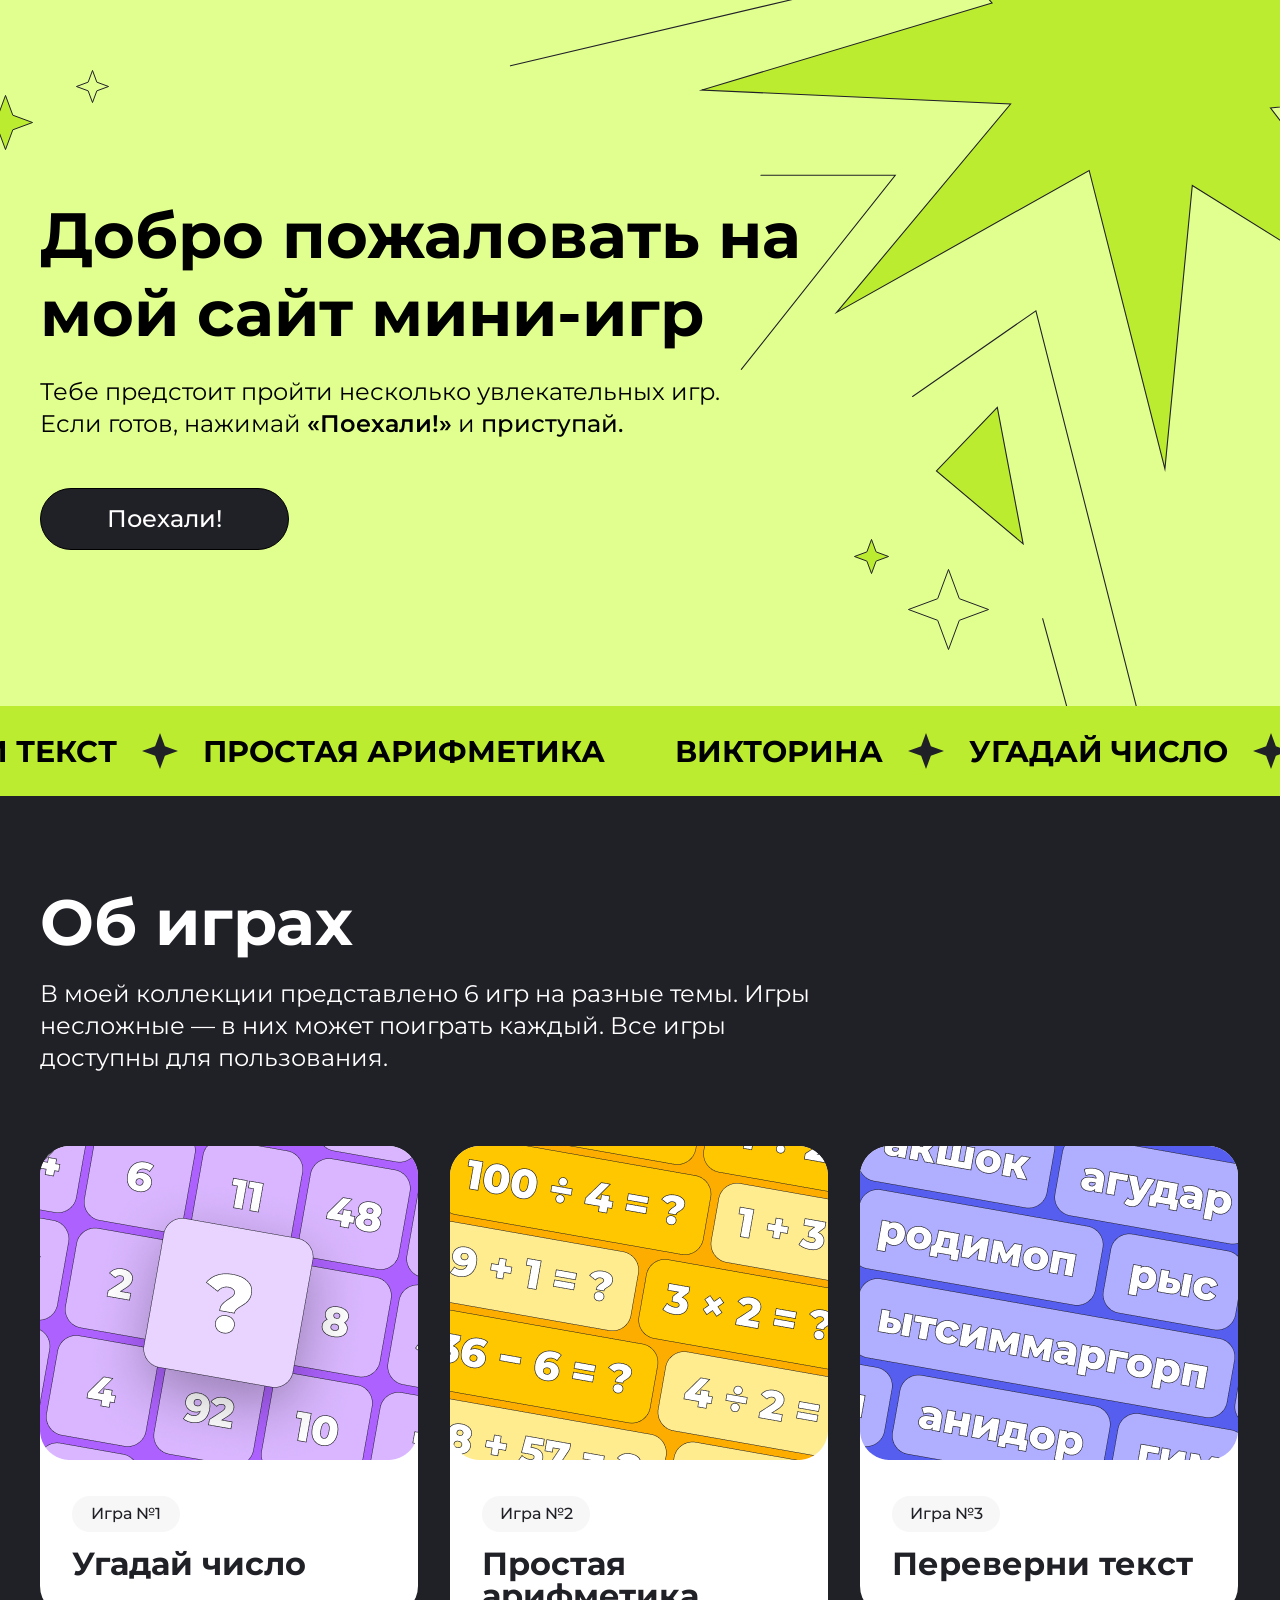
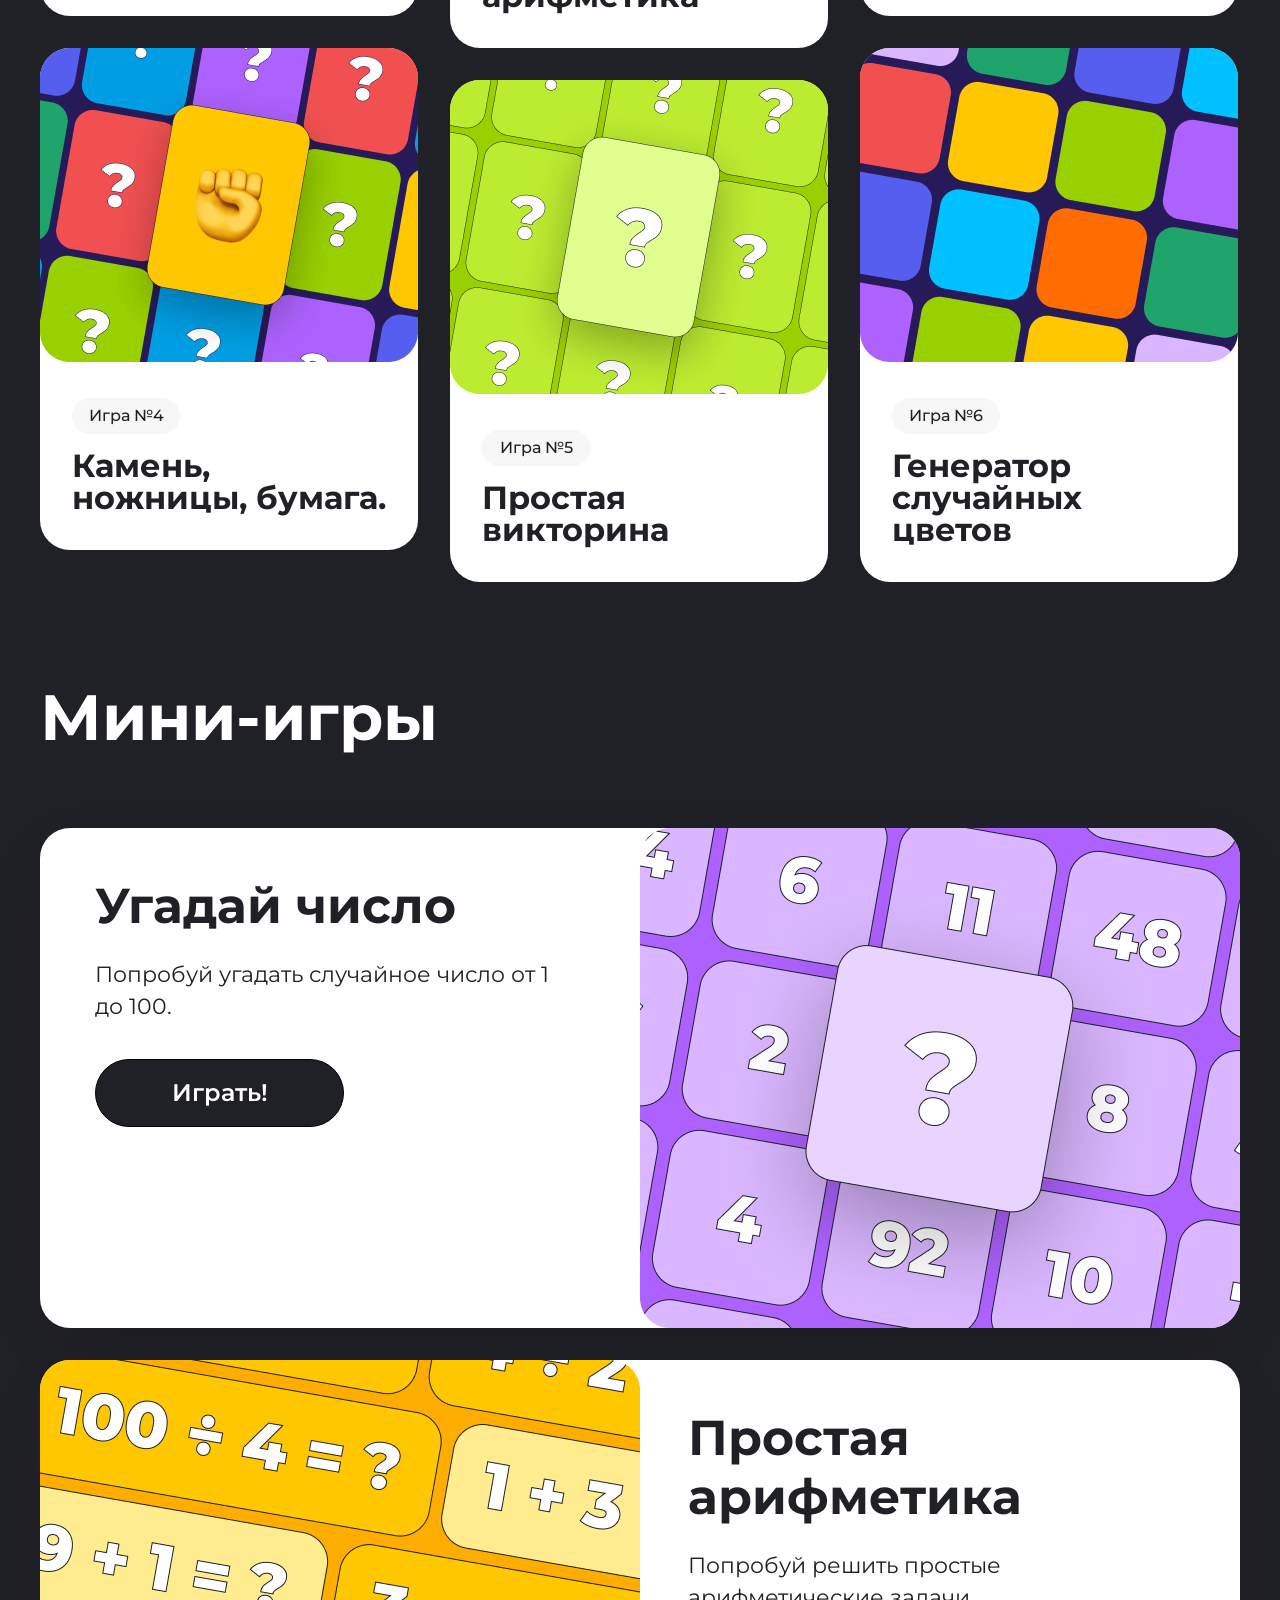
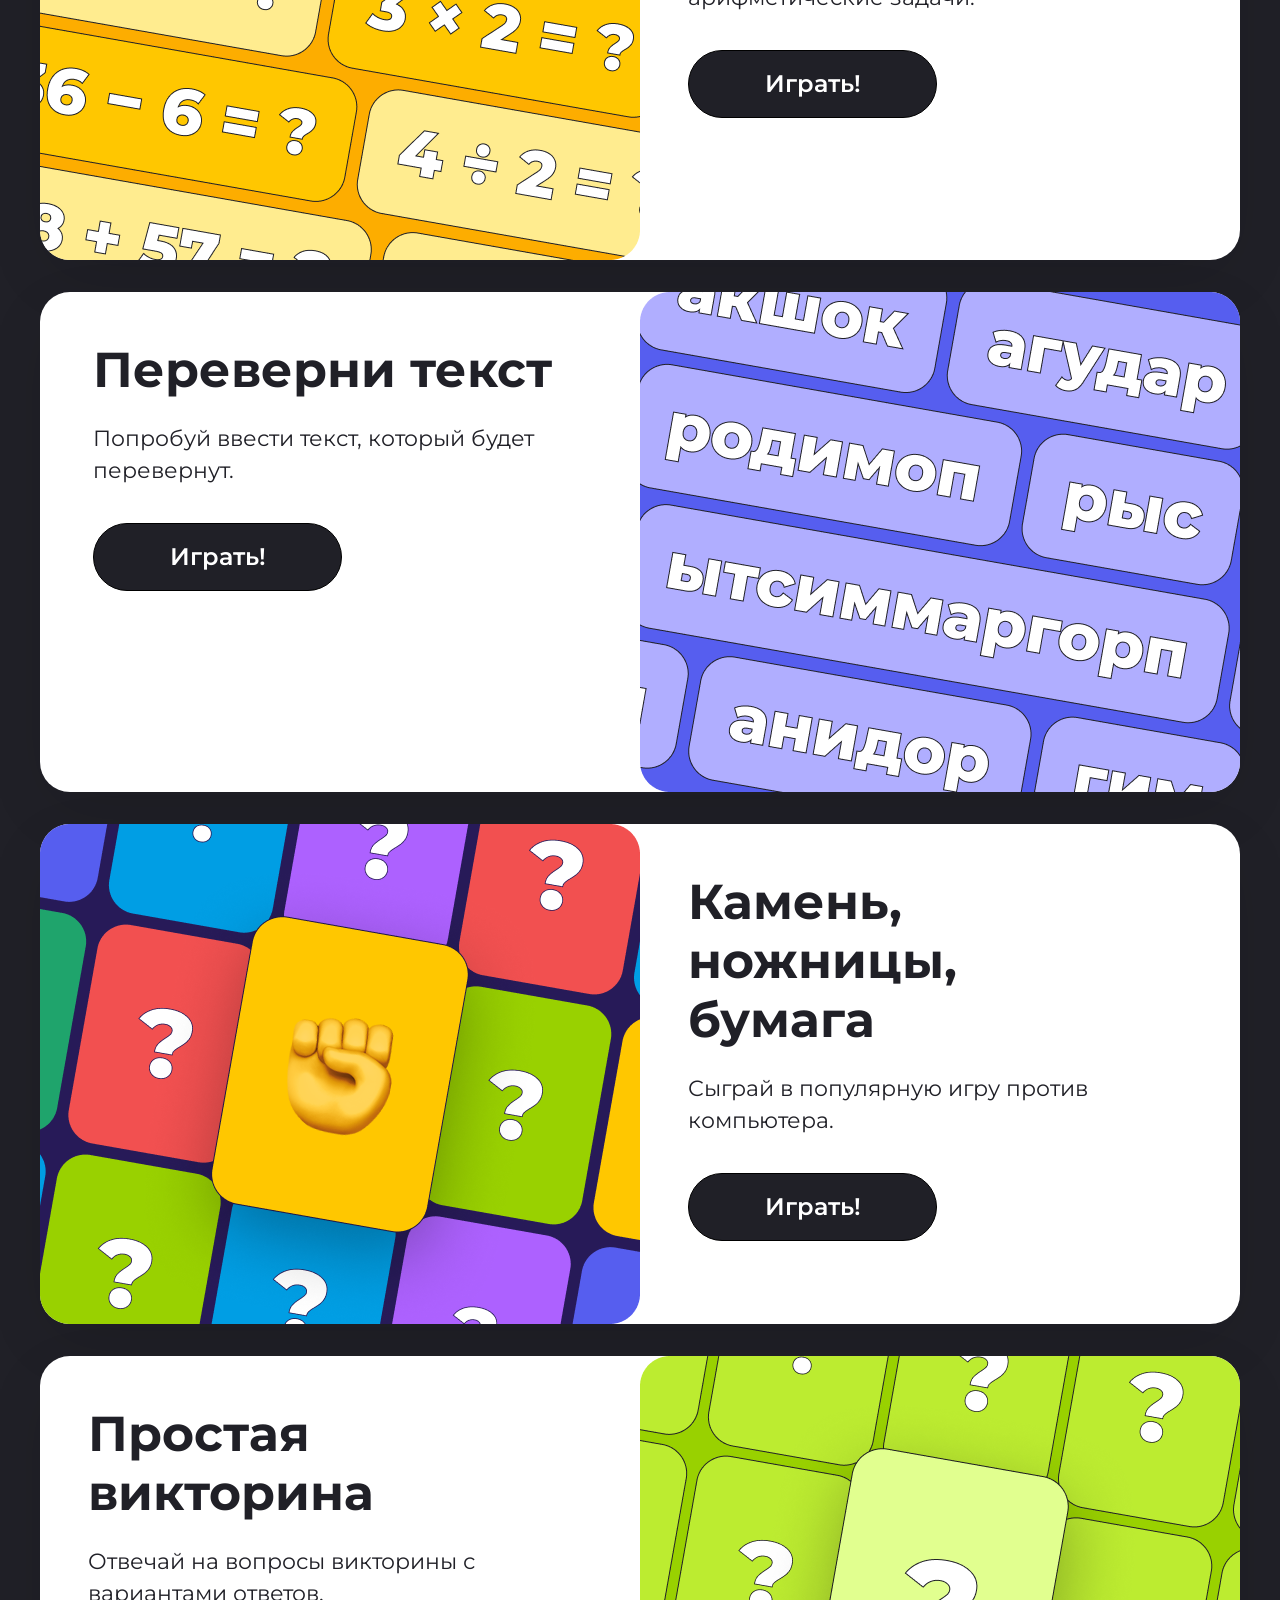
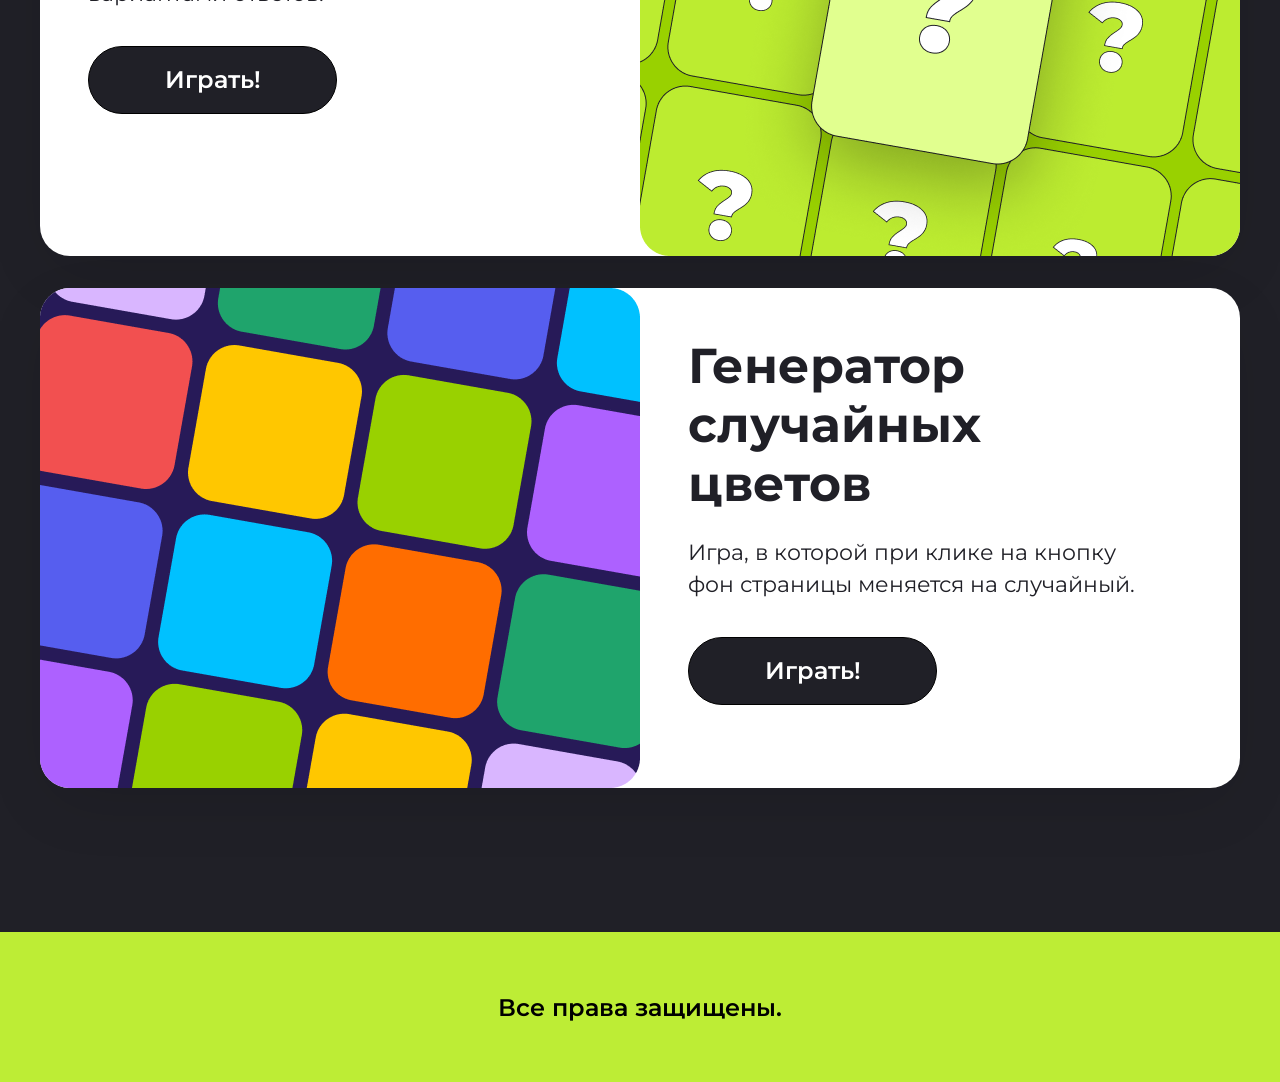
<file: index.html>
<!DOCTYPE html>
<html lang="en">

<head>
    <meta charset="UTF-8">
    <meta name="viewport" content="width=device-width, initial-scale=1.0">
    <link rel="preconnect" href="https://fonts.googleapis.com">
    <link rel="preconnect" href="https://fonts.gstatic.com" crossorigin>
    <link href="https://fonts.googleapis.com/css2?family=Montserrat:ital,wght@0,100..900;1,100..900&display=swap"
        rel="stylesheet">
    <link rel="stylesheet" href="style.css">
    <title>mini-games</title>
</head>

<body>
    <div class="top center">
        <img class="top__images-group" src="images/Star group.svg" alt="star">
        <div class="top__header">
            <img class="top__images-vector" src="images/Star V.svg" alt="star">
            <img class="top__images-2" src="images/Star 2.svg" alt="star">
            <img class="top__images-3" src="images/Star 3.svg" alt="star">
            <img class="top__images-4" src="images/Star 4.svg" alt="star">
            <img class="top__images-5" src="images/Star 5.svg" alt="star">

            <div class="top__text">
                <h1 class="top__title">Добро пожаловать на мой сайт мини-игр</h1>
                <p class="top__paragraph">Тебе предстоит пройти несколько увлекательных игр. Если готов, нажимай <span
                        class="top__word-1">«Поехали!»</span>
                    и <span class="top__word-2">приступай.</span></p>
            </div>
            <div class="top__href">
                <a href="#top-games" class="top__button">
                    Поехали!
                </a>
            </div>
        </div>
    </div>
    <div class="running-line">
        <div class="running-line__wrapper">
            <div class="running-line__content">
                <p class="running-line__text">ВИКТОРИНА </p>
                <img class="running-line__img" src="images/Little-star.svg" alt="star">
                <p class="running-line__text">УГАДАЙ ЧИСЛО</p>
                <img class="running-line__img" src="images/Little-star.svg" alt="star">
                <p class="running-line__text">ПЕРЕВЕРНИ ТЕКСТ</p>
                <img class="running-line__img" src="images/Little-star.svg" alt="star">
                <p class="running-line__text">Простая арифметика</p>
            </div>
            <div class="running-line__content">
                <p class="running-line__text">ВИКТОРИНА </p>
                <img class="running-line__img" src="images/Little-star.svg" alt="star">
                <p class="running-line__text">УГАДАЙ ЧИСЛО</p>
                <img class="running-line__img" src="images/Little-star.svg" alt="star">
                <p class="running-line__text">ПЕРЕВЕРНИ ТЕКСТ</p>
                <img class="running-line__img" src="images/Little-star.svg" alt="star">
                <p class="running-line__text">Простая арифметика</p>
            </div>
        </div>
    </div>

    <div id="top-games" class="top-games center">
        <div class="top-games__info">
            <h1 class="top-games__title">Об играх</h1>
            <p class="top-games__paragraph">В моей коллекции представлено 6 игр на разные темы. Игры несложные — в них
                может
                поиграть каждый.
                Все игры доступны для пользования.</p>
        </div>
        <div class="top-games__cards">

            <div class="top-games__card-1">
                <a class="top-games__href" href="#mg-1">
                    <img class="top-games__img" src="images/Card-1.png" alt="card">
                    <div class="card-info">
                        <p class="top-games__number">Игра №1</p>
                        <p class="top-games__name">Угадай число</p>
                    </div>
                </a>
            </div>

            <div class="top-games__card-1 top-games__card-1-big">
                <a class="top-games__href" href="#mg-2">
                    <img class="top-games__img" src="images/Card-2.png" alt="card">
                    <div class="card-info">
                        <p class="top-games__number">Игра №2</p>
                        <p class="top-games__name">Простая арифметика</p>
                    </div>
                </a>
            </div>

            <div class="top-games__card-1">
                <a class="top-games__href" href="#mg-3">
                    <img class="top-games__img" src="images/Card-3.png" alt="card">
                    <div class="card-info">
                        <p class="top-games__number">Игра №3</p>
                        <p class="top-games__name">Переверни текст</p>
                    </div>
                </a>
            </div>

            <div class="top-games__card-1">
                <a class="top-games__href" href="#mg-4">
                    <img class="top-games__img" src="images/Card-4.png" alt="card">
                    <div class="card-info">
                        <p class="top-games__number">Игра №4</p>
                        <p class="top-games__name">Камень, ножницы, бумага.</p>
                    </div>
                </a>
            </div>

            <div class="top-games__card-1 top-games__card-1-min">
                <a class="top-games__href" href="#mg-5">
                    <img class="top-games__img" src="images/Card-5.png" alt="card">
                    <div class="card-info">
                        <p class="top-games__number">Игра №5</p>
                        <p class="top-games__name">Простая викторина</p>
                    </div>
                </a>
            </div>

            <div class="top-games__card-1">
                <a class="top-games__href" href="#mg-6">
                    <img class="top-games__img" src="images/Card-6.png" alt="card">
                    <div class="card-info">
                        <p class="top-games__number">Игра №6</p>
                        <p class="top-games__name">Генератор случайных цветов</p>
                    </div>
                </a>
            </div>

        </div>
    </div>

    <div id="mini-games" class="mini-games center">
        <div class="mini-games__main">
            <div class="mini-games__info">
                <h1 class="mini-games__title">
                    Мини-игры
                </h1>
            </div>
            <div class="mini-games__cards-main">
                <div id="mg-1" class="mini-games__card mini-games__card-rev">
                    <a href="" class="mini-games__href">
                        <img class="mini-games__img" src="images/mg-card1.png" alt="card">
                        <div class="mini-games__card-info">
                            <h2 class="mini-games__card-title">Угадай число</h2>
                            <p class="mini-games__card-text">Попробуй угадать случайное число от 1 до 100.</p>
                            <div class="mini-games__card-button">
                                <a class="mini-games__card-href" href="guessNum.html">
                                    Играть!
                                </a>
                            </div>
                        </div>
                    </a>
                </div>

                <div class="mini-games__card">
                    <a href="" class="mini-games__href">
                        <img class="mini-games__img" src="images/mg-card2.png" alt="card">
                        <div id="mg-2" class="mini-games__card-info">
                            <h3 class="mini-games__card-title">Простая арифметика</h3>
                            <p class="mini-games__card-text">Попробуй решить простые арифметические задачи.</p>
                            <div class="mini-games__card-button">
                                <a class="mini-games__card-href" href="arithmetic.html">
                                    Играть!
                                </a>
                            </div>
                        </div>
                    </a>
                </div>

                <div class="mini-games__card mini-games__card-rev">
                    <a href="" class="mini-games__href">
                        <img class="mini-games__img" src="images/mg-card3.png" alt="card">
                        <div id="mg-3" class="mini-games__card-info">
                            <h2 class="mini-games__card-title">Переверни текст</h2>
                            <p class="mini-games__card-text">Попробуй ввести текст, который будет перевернут.</p>
                            <div class="mini-games__card-button">
                                <a class="mini-games__card-href" href="rotatetext.html">
                                    Играть!
                                </a>
                            </div>
                        </div>
                    </a>
                </div>

                <div class="mini-games__card">
                    <a href="" class="mini-games__href">
                        <img class="mini-games__img" src="images/mg-card4.png" alt="card">
                        <div id="mg-4" class="mini-games__card-info">
                            <h2 class="mini-games__card-title">Камень, ножницы, бумага</h2>
                            <p class="mini-games__card-text">Сыграй в популярную игру против компьютера.</p>
                            <div class="mini-games__card-button">
                                <a class="mini-games__card-href" href="rock-paper.html">
                                    Играть!
                                </a>
                            </div>
                        </div>
                    </a>
                </div>

                <div class="mini-games__card mini-games__card-rev">
                    <a href="" class="mini-games__href">
                        <img class="mini-games__img" src="images/mg-card5.png" alt="card">
                        <div id="mg-5" class="mini-games__card-info">
                            <h2 class="mini-games__card-title">Простая викторина</h2>
                            <p class="mini-games__card-text">Отвечай на вопросы викторины с вариантами ответов.</p>
                            <div class="mini-games__card-button">
                                <a class="mini-games__card-href" href="quiz.html">
                                    Играть!
                                </a>
                            </div>
                        </div>
                    </a>
                </div>

                <div class="mini-games__card">
                    <a href="" class="mini-games__href">
                        <img class="mini-games__img" src="images/mg-card6.png" alt="card">
                        <div id="mg-6" class="mini-games__card-info">
                            <h2 class="mini-games__card-title">Генератор случайных цветов</h2>
                            <p class="mini-games__card-text">Игра, в которой при клике на кнопку фон страницы меняется
                                на
                                случайный.</p>
                            <div class="mini-games__card-button">
                                <a class="mini-games__card-href" href="#">
                                    Играть!
                                </a>
                            </div>
                        </div>
                    </a>
                </div>
            </div>
        </div>
    </div>
    <footer class="footer">
        <p class="footer__par">Все права защищены.</p>
    </footer>
    <script src="hw-4.js"></script>
</body>

</html>
</file>
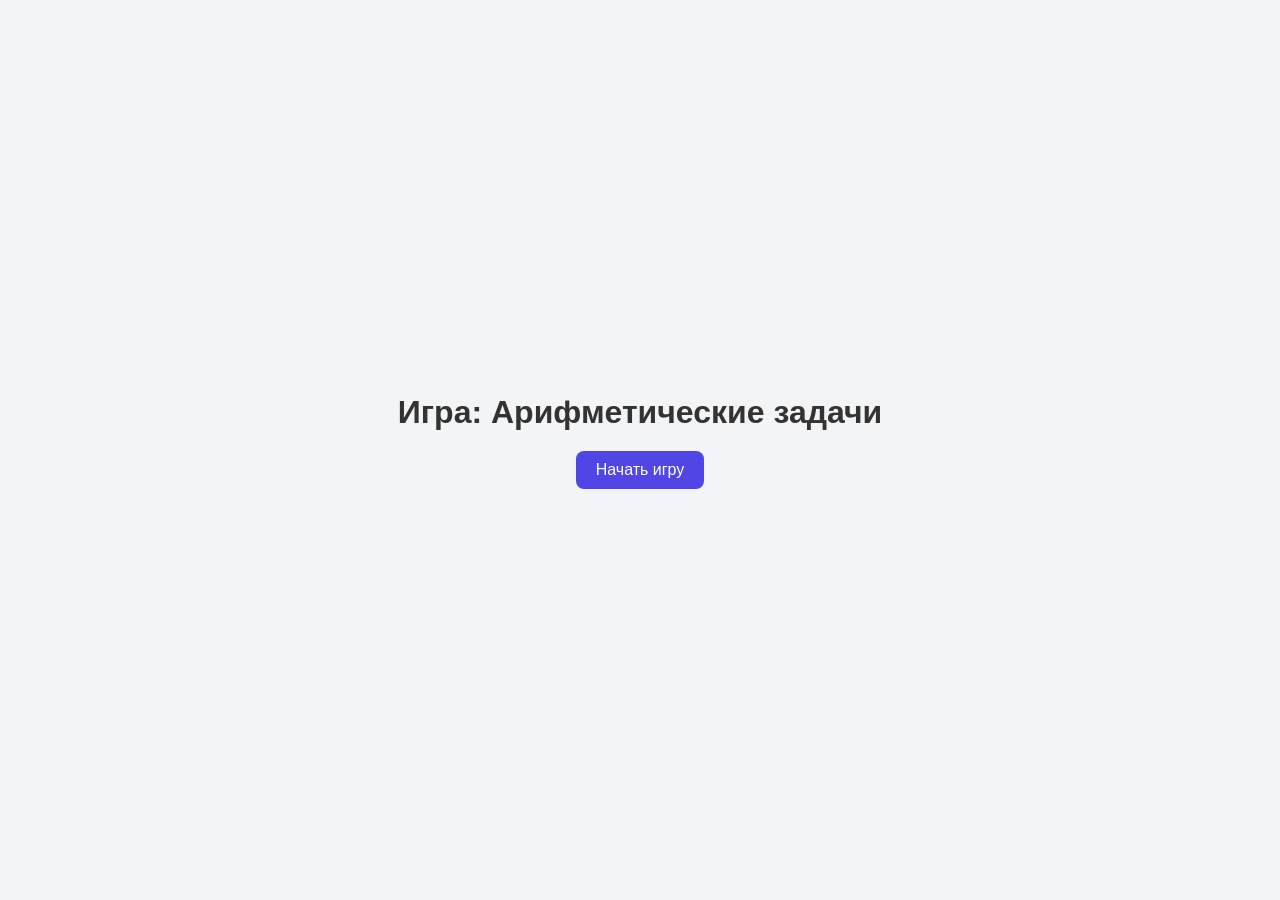
<file: arithmetic.html>
<!DOCTYPE html>
<html lang="ru">

<head>
    <meta charset="UTF-8" />
    <meta name="viewport" content="width=device-width, initial-scale=1.0" />
    <title>Арифметическая игра</title>
    <link rel="stylesheet" href="ar-style.css">
</head>

<body>

    <h1>Игра: Арифметические задачи</h1>
    <button id="startBtn">Начать игру</button>
    <p id="result"></p>

    <script src="ar-script.js"></script>
</body>

</html>
</file>
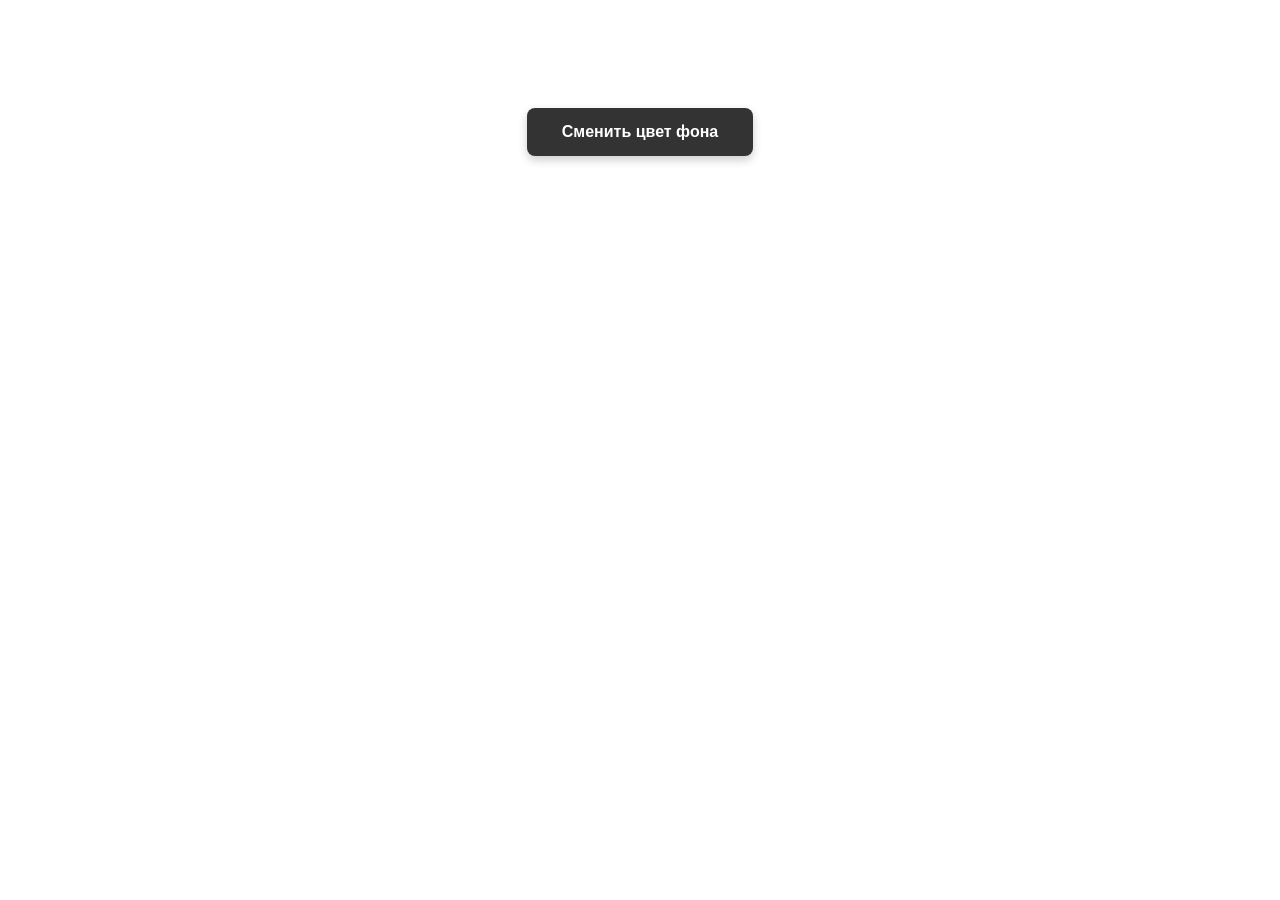
<file: ColorGen.html>
<!DOCTYPE html>
<html lang="ru">

<head>
    <meta charset="UTF-8">
    <title>Генератор случайных цветов</title>
    <style>
        body {
            font-family: Arial, sans-serif;
            text-align: center;
            padding-top: 100px;
            transition: background-color 0.3s;
        }

        button {
            padding: 15px 30px;
            font-size: 16px;
            cursor: pointer;
        }
    body {
        font-family: Arial, sans-serif;
        text-align: center;
        padding-top: 100px;
        transition: background-color 0.3s;
    }

    button {
        padding: 15px 35px;
        font-size: 16px;
        font-weight: bold;
        color: #ffffff;
        background-color: #333333;
        border: none;
        border-radius: 8px;
        cursor: pointer;
        box-shadow: 0 4px 10px rgba(0, 0, 0, 0.2);
        transition: background-color 0.3s, transform 0.2s, box-shadow 0.2s;
    }

    button:hover {
        background-color: #555555;
        transform: translateY(-2px);
        box-shadow: 0 6px 14px rgba(0, 0, 0, 0.3);
    }

    button:active {
        transform: translateY(0);
        box-shadow: 0 3px 8px rgba(0, 0, 0, 0.2);
    }
    </style>
</head>

<body>

    <button id="changeColorButton">Сменить цвет фона</button>

    <script>
        const changeColorButton = document.getElementById("changeColorButton");

        function getRandomColor() {
            const red = Math.floor(Math.random() * 256);
            const green = Math.floor(Math.random() * 256);
            const blue = Math.floor(Math.random() * 256);

            return `rgb(${red}, ${green}, ${blue})`;
        }

        changeColorButton.addEventListener("click", function () {
            const randomColor = getRandomColor();
            document.body.style.backgroundColor = randomColor;
            alert("Новый цвет фона: " + randomColor);
        });
    </script>

</body>

</html>
</file>
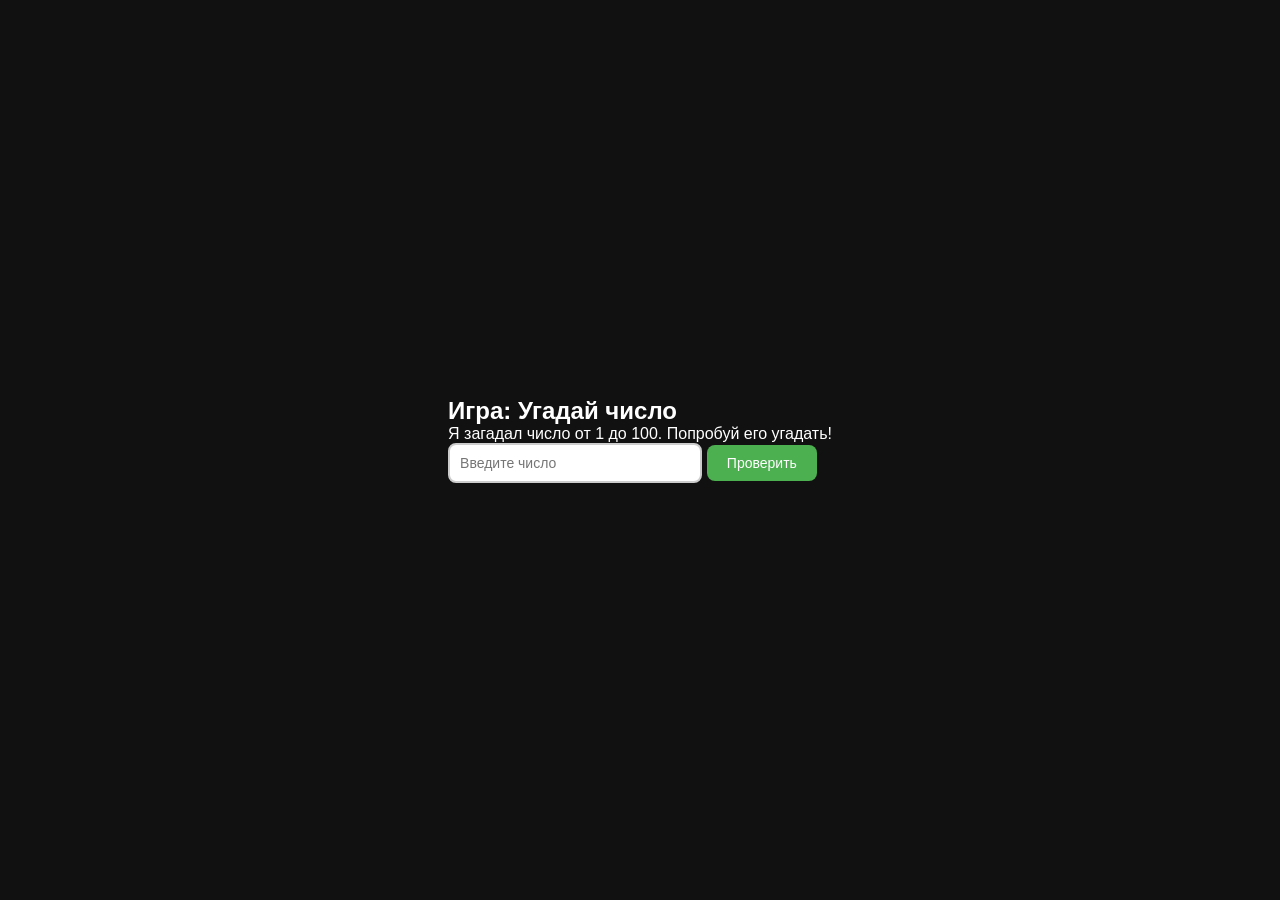
<file: guessNum.html>
<!DOCTYPE html>
<html lang="ru">

<head>
    <meta charset="UTF-8">
    <meta name="viewport" content="width=device-width, initial-scale=1.0">
    <title>Угадай число</title>
    <link rel="stylesheet" href="style.css">
    <style>
        body {
            margin: 0;
            height: 100vh;
            display: flex;
            justify-content: center;
            align-items: center;
            background: #111;
            /* тёмный фон */
            font-family: Arial, sans-serif;
        }

        .game-card {
            width: 350px;
            border-radius: 16px;
            overflow: hidden;
            box-shadow: 0 6px 15px rgba(0, 0, 0, 0.3);
            text-align: center;
            background: #fff;
            animation: fadeIn 0.6s ease;
        }

        .game-header {
            background: linear-gradient(135deg, #9c27b0, #673ab7);
            color: white;
            padding: 30px 20px;
            font-size: 24px;
            font-weight: bold;
        }

        .game-body {
            padding: 20px;
        }

        .game-body p {
            color: #555;
            font-size: 14px;
            margin-bottom: 15px;
        }

        input {
            padding: 10px;
            width: 60%;
            border: 2px solid #ccc;
            border-radius: 8px;
            margin-bottom: 10px;
            font-size: 14px;
        }

        button {
            padding: 10px 20px;
            border: none;
            background: #4caf50;
            color: white;
            border-radius: 8px;
            cursor: pointer;
            font-size: 14px;
            transition: background 0.3s;
        }

        button:hover {
            background: #388e3c;
        }

        #message {
            margin-top: 10px;
            font-weight: bold;
        }

       .title {
            color: white;
        }

        .text {
            color: white;
        }

        #message {
            color: white;
        }

        @keyframes fadeIn {
            from {
                opacity: 0;
                transform: translateY(20px);
            }

            to {
                opacity: 1;
                transform: translateY(0);
            }
        }
    </style>
</head>

<body>
    <section class="game-container">
        <h1 class="title">Игра: Угадай число</h1>
        <p class="text">Я загадал число от 1 до 100. Попробуй его угадать!</p>

        <input type="number" id="guess" placeholder="Введите число">
        <button id="check">Проверить</button>

        <p class="resultMessage" id="message"></p>
    </section>

    <script src="guessNum.js"></script>
</body>

</html>
</file>
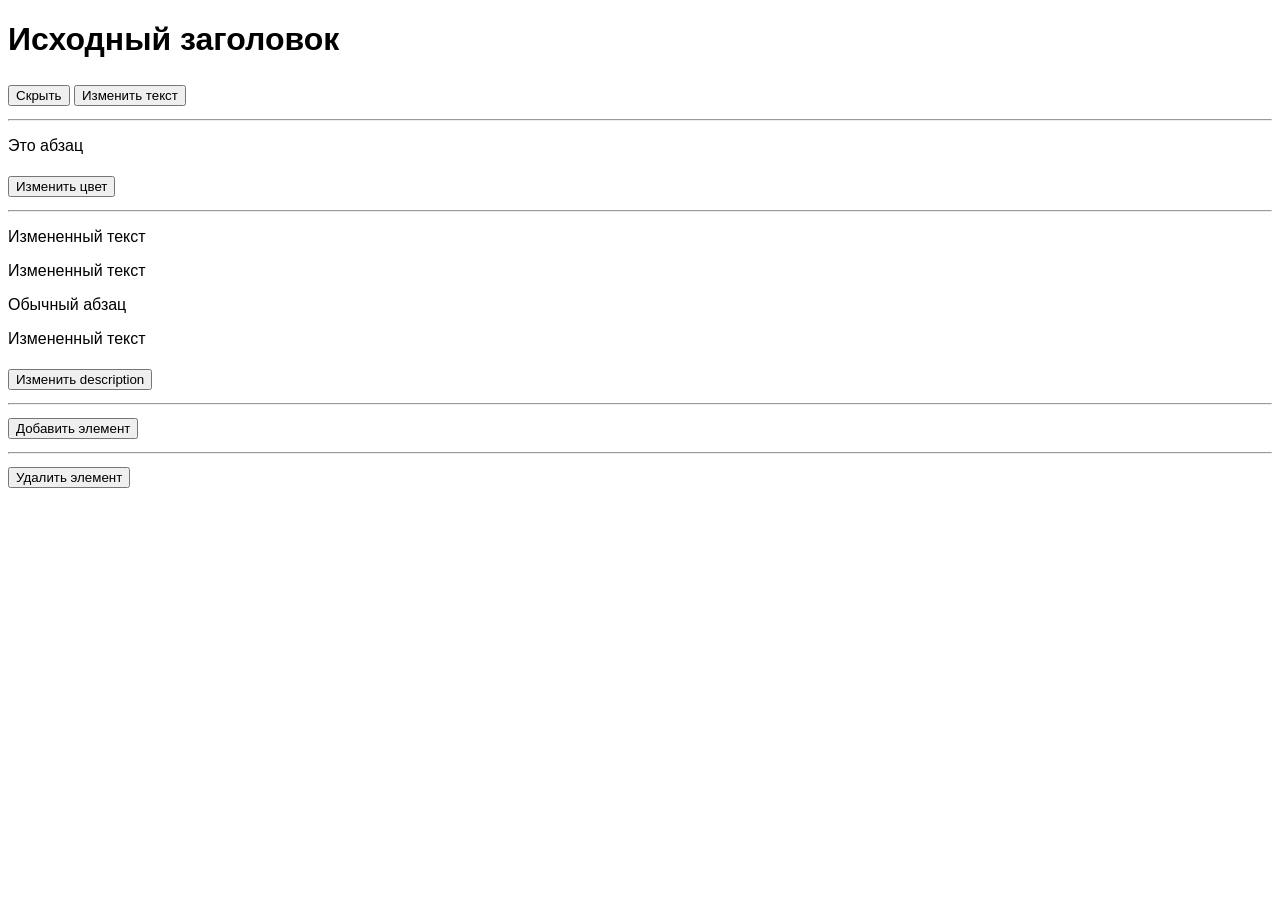
<file: HW-html.html>
<!DOCTYPE html>
<html lang="ru">
<head>
  <meta charset="UTF-8">
  <title>HW DOM</title>
  <link rel="stylesheet" href="styletest.css">
</head>
<body>

  <!-- Задание 1 и 3 -->
  <h1 id="main-title">Исходный заголовок</h1>
  <button id="toggle-title">Скрыть</button>
  <button id="change-title">Изменить текст</button>

  <hr>

  <!-- Задание 2 -->
  <p id="text">Это абзац</p>
  <button id="change-color">Изменить цвет</button>

  <hr>

  <!-- Задание 4 и 5 -->
  <p class="description">Описание 1</p>
  <p class="description">Описание 2</p>
  <p>Обычный абзац</p>
  <p class="description">Описание 3</p>

  <button id="change-descriptions">Изменить description</button>

  <hr>

  <!-- Задание 6 -->
  <button id="add-element">Добавить элемент</button>

  <hr>

  <!-- Задание 7 -->
  <button id="remove-element">Удалить элемент</button>

  <script src="hw-x.js"></script>
</body>
</html>
</file>
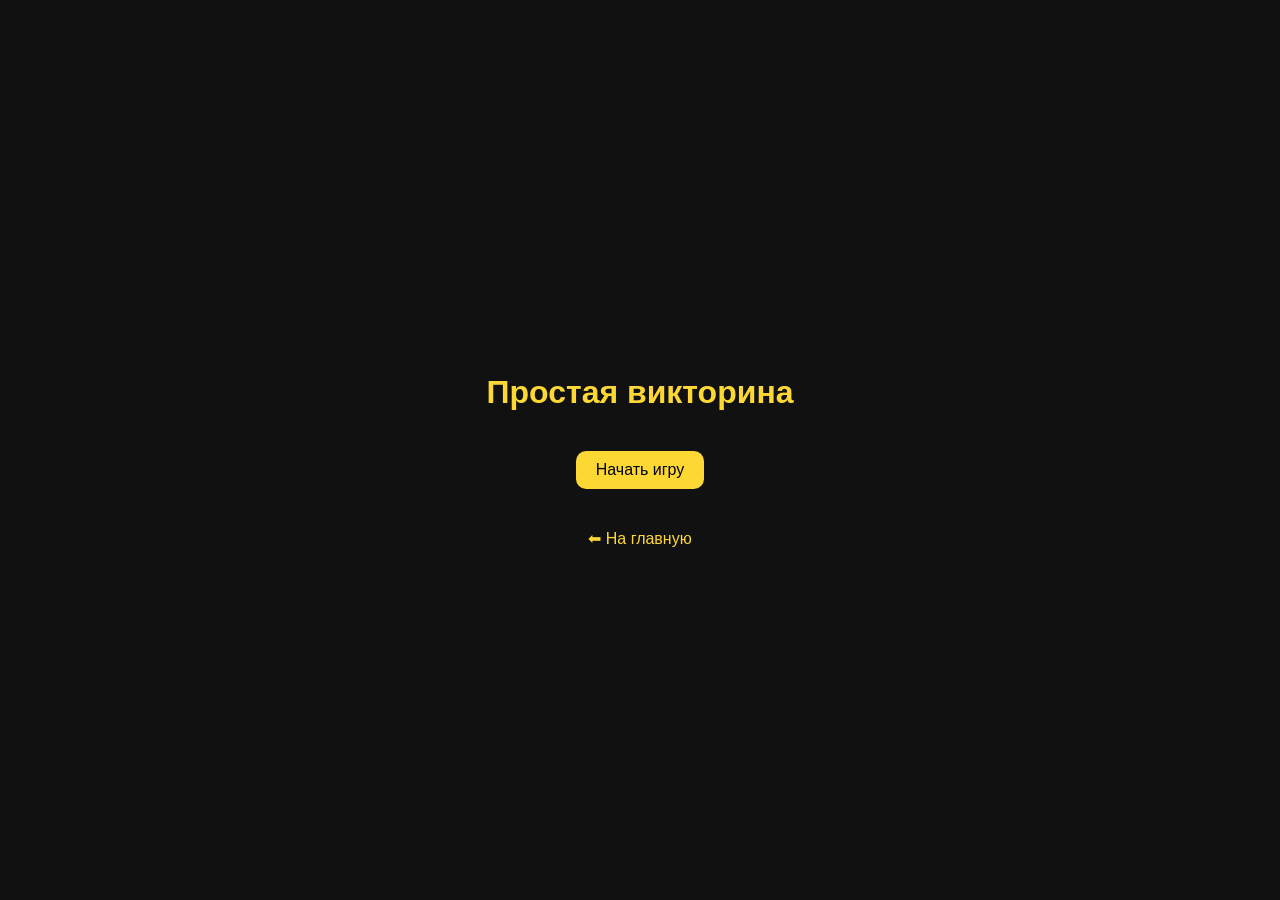
<file: quiz.html>
<!DOCTYPE html>
<html lang="ru">
<head>
  <meta charset="UTF-8">
  <meta name="viewport" content="width=device-width, initial-scale=1.0">
  <title>Викторина</title>
  <style>
    body {
      font-family: Arial, sans-serif;
      background-color: #111;
      color: #fff;
      display: flex;
      flex-direction: column;
      align-items: center;
      justify-content: center;
      min-height: 100vh;
      margin: 0;
    }
    h1 {
      color: #fdd835;
      margin-bottom: 20px;
    }
    button {
      margin-top: 20px;
      padding: 10px 20px;
      background-color: #fdd835;
      border: none;
      border-radius: 10px;
      font-size: 16px;
      cursor: pointer;
    }
    a {
      margin-top: 40px;
      color: #fdd835;
      text-decoration: none;
    }
  </style>
</head>
<body>
  <h1>Простая викторина</h1>
  <button onclick="startQuiz()">Начать игру</button>
  <a href="index.html">⬅ На главную</a>
    <script src="quiz.js"></script>
</body>
</html>
</file>
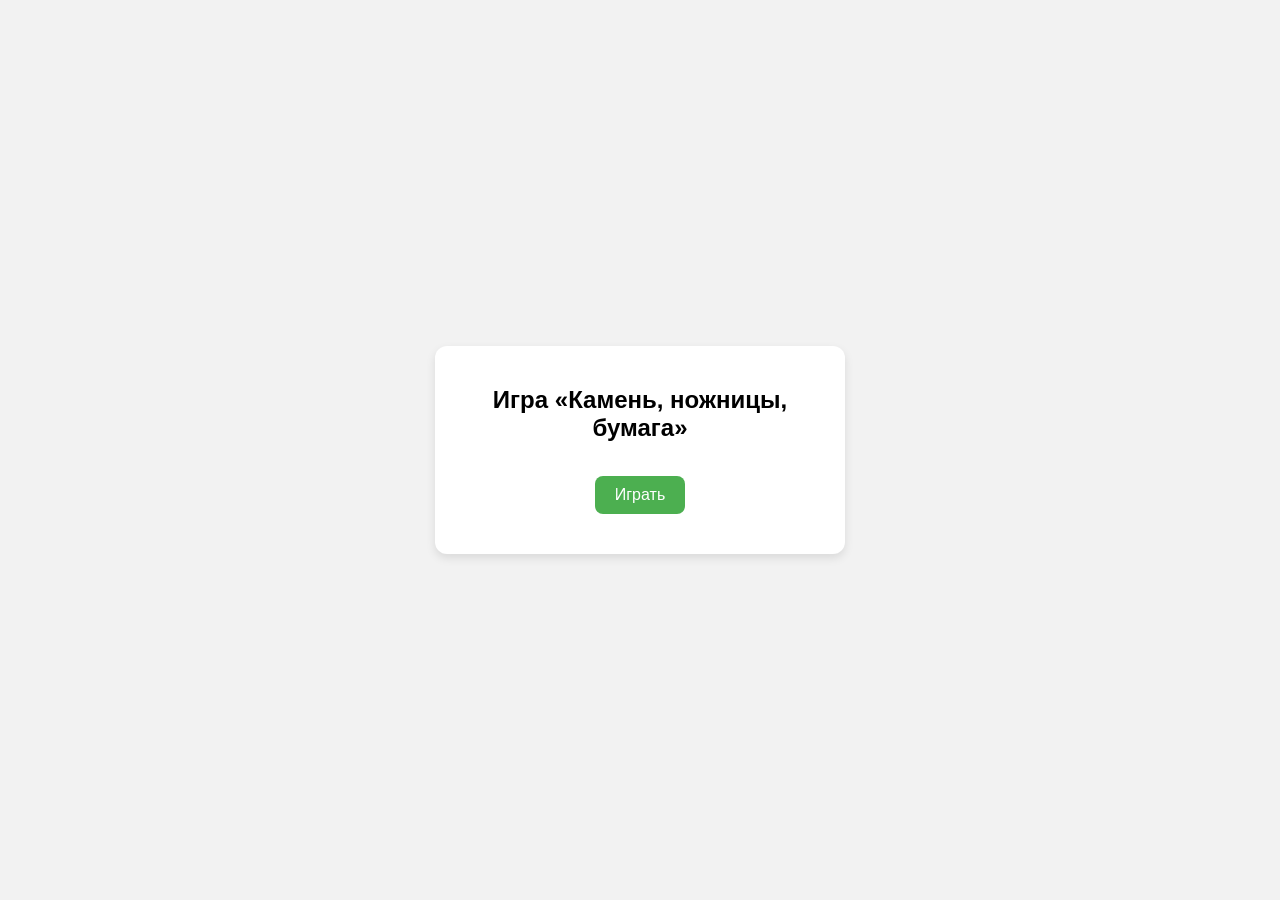
<file: rock-paper.html>
<!DOCTYPE html>
<html lang="ru">
<head>
  <meta charset="UTF-8" />
  <meta name="viewport" content="width=device-width, initial-scale=1.0" />
  <title>Камень, ножницы, бумага</title>
  <link rel="stylesheet" href="rock-paper.css">
</head>
<body>
  <div class="container">
    <h2>Игра «Камень, ножницы, бумага»</h2>
    <button id="playBtn">Играть</button>
    <div id="result"></div>
  </div>

  <script src="rock-paper.js"></script>
</body>
</html>
</file>
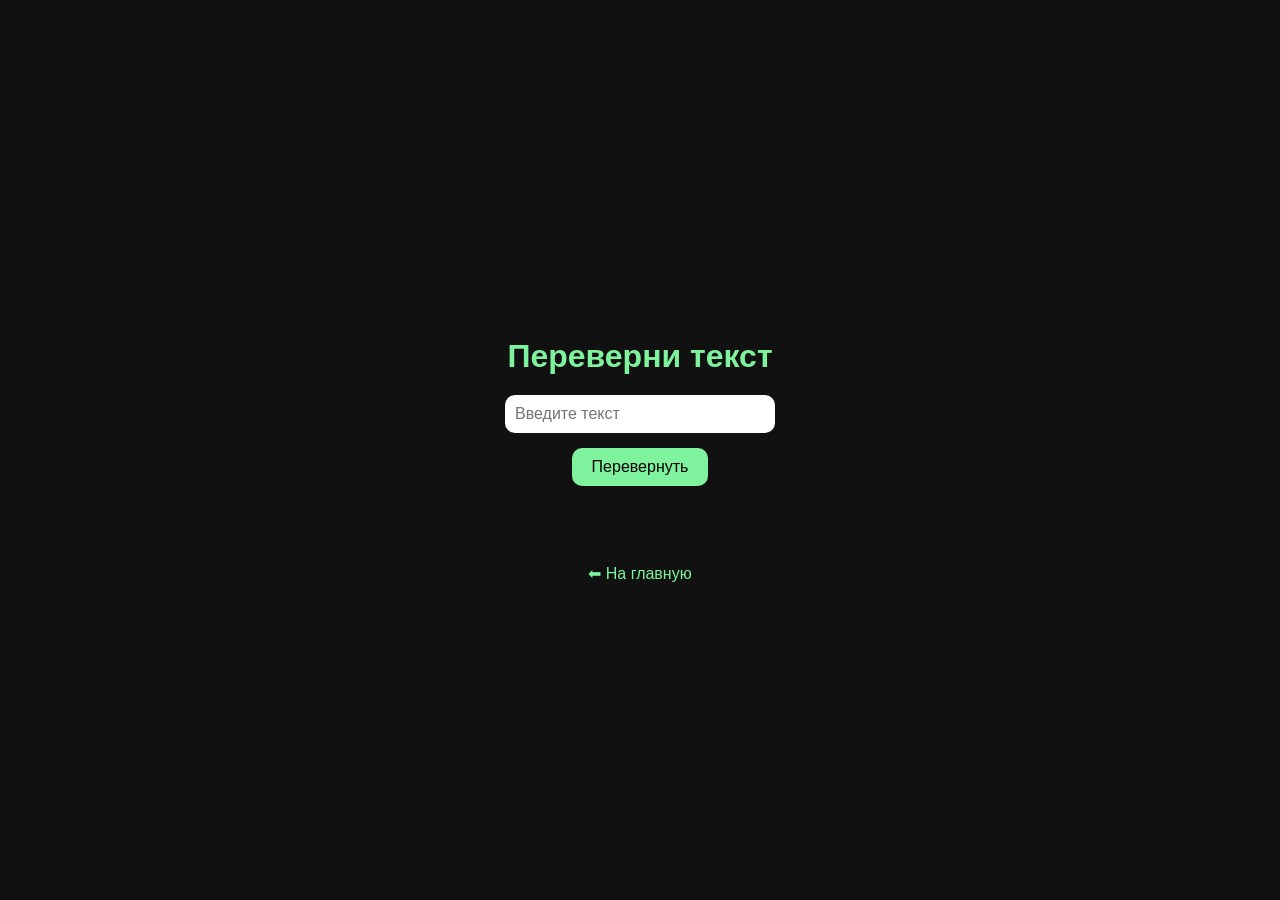
<file: rotatetext.html>
<!DOCTYPE html>
<html lang="en">
<head>
    <meta charset="UTF-8">
    <meta name="viewport" content="width=device-width, initial-scale=1.0">
    <title>Document</title>
</head>
<body>
    <!DOCTYPE html>
<html lang="ru">
<head>
  <meta charset="UTF-8">
  <meta name="viewport" content="width=device-width, initial-scale=1.0">
  <title>Переверни текст</title>
  <style>
    body {
      font-family: Arial, sans-serif;
      background-color: #111;
      color: #fff;
      display: flex;
      flex-direction: column;
      align-items: center;
      justify-content: center;
      height: 100vh;
      margin: 0;
    }
    h1 {
      color: #7ef29d;
      margin-bottom: 20px;
    }
    input {
      padding: 10px;
      width: 250px;
      border-radius: 10px;
      border: none;
      outline: none;
      font-size: 16px;
    }
    button {
      margin-top: 15px;
      padding: 10px 20px;
      background-color: #7ef29d;
      border: none;
      border-radius: 10px;
      font-size: 16px;
      cursor: pointer;
    }
    p {
      margin-top: 20px;
      font-size: 18px;
      color: #fff;
    }
    a {
      margin-top: 40px;
      color: #7ef29d;
      text-decoration: none;
    }
  </style>
</head>
<body>
  <h1>Переверни текст</h1>
  <input type="text" id="textInput" placeholder="Введите текст">
  <button onclick="reverseText()">Перевернуть</button>
  <p id="result"></p>
  <a href="index.html">⬅ На главную</a>

</body>
</html>

    <script src="rotatetext.js"></script>
</body>
</html>
</file>
<file: style.css>
* {
  margin: 0;
  padding: 0;
}

html {
  scroll-behavior: smooth;
}

.center {
  padding-left: calc(50% - 600px);
  padding-right: calc(50% - 600px);
}

body {
  font-family: "montserrat", sans-serif;
}

.top {
  background-color: #E1FF8F;
  position: relative;
  overflow: hidden;
}
.top__header {
  padding-top: 196px;
  padding-bottom: 156px;
  position: relative;
}
.top__text {
  width: 769px;
}
.top__title {
  width: 765px;
  font-weight: 700;
  font-style: bold;
  font-size: 64px;
  letter-spacing: 0px;
}
.top__paragraph {
  width: 720px;
  margin-top: 24px;
  margin-bottom: 48px;
  font-weight: 400;
  font-style: Regular;
  font-size: 24px;
  line-height: 32px;
  letter-spacing: 0px;
}
.top__word-1 {
  font-weight: 600;
  font-style: semiBold;
  font-size: 24px;
  line-height: 32px;
  letter-spacing: 0px;
}
.top__word-2 {
  font-weight: 500;
  font-style: Regular;
  font-size: 24px;
  letter-spacing: 0px;
}
.top__button {
  display: flex;
  align-items: center;
  justify-content: center;
  width: 247px;
  height: 60px;
  font-family: "Montserrat", sans-serif;
  color: #FFFFFF;
  font-weight: 500;
  font-style: SemiBold;
  font-size: 24px;
  line-height: 142%;
  letter-spacing: 0px;
  background-color: #202027;
  border-radius: 60px;
  border: 1px solid #000;
  text-decoration: none;
}
.top__button:hover {
  background-color: #FFFFFF;
  color: #202027;
}
.top__images-2 {
  position: absolute;
  left: -63px;
  top: 94px;
}
.top__images-3 {
  position: absolute;
  left: 35px;
  top: 69px;
}
.top__images-4 {
  position: absolute;
  right: 250px;
  top: 568px;
}
.top__images-5 {
  position: absolute;
  right: 350px;
  top: 538px;
}
.top__images-vector {
  position: absolute;
  display: none;
}
.top__images-group {
  position: absolute;
  top: -100px;
  right: -200px;
  width: 145vh;
  height: 865px;
  z-index: 0;
}
@keyframes scroll-left {
  0% {
    transform: translateX(90%);
  }
  100% {
    transform: translateX(-90%);
  }
}

.running-line {
  overflow: hidden;
  position: relative;
  background-color: #BCEC30;
  height: 90px;
  display: flex;
  justify-content: center;
  gap: 30px;
  border: 1px;
}
.running-line__wrapper {
  gap: 70px;
  display: flex;
  animation: scroll-left 10s linear infinite;
}
.running-line__text {
  font-family: "Montserrat", sans-serif;
  font-weight: 700;
  font-style: bold;
  font-size: 30px;
  line-height: 110%;
  text-transform: uppercase;
}
.running-line__content {
  display: flex;
  gap: 25px;
  align-items: center;
  white-space: nowrap;
}

.top-games {
  background-color: #202027;
}
.top-games__href {
  text-decoration: none;
  color: #202027;
}
.top-games__info {
  padding-top: 94px;
  width: -moz-max-content;
  width: max-content;
}
.top-games__title {
  color: white;
  font-weight: 700;
  font-style: bold;
  font-size: 64px;
  line-height: 100%;
  letter-spacing: 0px;
}
.top-games__paragraph {
  padding-top: 24px;
  color: white;
  width: 788px;
  font-weight: 400;
  font-style: Regular;
  font-size: 24px;
  line-height: 32px;
  letter-spacing: 0px;
  vertical-align: middle;
}
.top-games__cards {
  display: flex;
  flex-wrap: wrap;
  align-items: flex-start;
  padding-top: 72px;
  -moz-column-gap: 32px;
       column-gap: 32px;
  padding-bottom: 96px;
}
.top-games .column {
  display: flex;
  flex-direction: column;
  gap: 32px;
}
.top-games__card-1 {
  border-radius: 30px;
  max-width: 378px;
  height: auto;
  background-color: #FFFFFF;
  transition: transform 0.3s ease;
  will-change: transform;
  z-index: 0;
}
.top-games__card-1-min {
  margin-top: 32px;
}
.top-games__card-1:hover {
  transform: scale(1.05);
  z-index: 2;
}
.top-games__number {
  display: flex;
  font-weight: 500;
  font-style: medium;
  font-size: 16px;
  line-height: 110%;
  letter-spacing: 0px;
  vertical-align: bottom;
  background-color: #f7f7f7;
  border-radius: 53px;
  width: 108px;
  height: 36px;
  justify-content: center;
  align-items: center;
}
.top-games__name {
  padding-top: 16px;
  font-weight: 700;
  font-style: bold;
  font-size: 32px;
  line-height: 100%;
  letter-spacing: 0px;
  vertical-align: middle;
}
.top-games .card-info {
  padding: 32px;
  gap: 16px;
  padding-bottom: 36px;
}

.mini-games {
  background-color: #202027;
  color: white;
  padding-bottom: 112px;
}
.mini-games__card {
  display: flex;
  flex-direction: row;
  background-color: white;
  margin-bottom: 32px;
  border-radius: 30px;
  box-shadow: 0px 20px 67px -12px rgba(0, 0, 0, 0.1294117647);
  height: 500px;
}
.mini-games__card-rev {
  display: flex;
  flex-direction: row-reverse;
  background-color: white;
  margin-bottom: 32px;
  border-radius: 30px;
  box-shadow: 0px 20px 67px -12px rgba(0, 0, 0, 0.1294117647);
  height: 500px;
}
.mini-games__title {
  font-size: 64px;
  font-weight: 700;
  font-style: bold;
  letter-spacing: 0px;
  margin-bottom: 72px;
}
.mini-games__href {
  text-decoration: none;
}
.mini-games__card-href:hover {
  background-color: white;
  color: #000;
}
.mini-games__img {
  width: 600px;
  max-height: 500px;
  height: 100%;
}
.mini-games__card-info {
  display: flex;
  flex-direction: column;
  max-width: 505px;
  padding-top: 48px;
  padding-left: 48px;
  padding-right: 88px;
  gap: 36px;
}
.mini-games__card-title {
  font-weight: 700;
  font-style: bold;
  font-size: 49px;
  letter-spacing: 0;
  color: #202027;
}
.mini-games__card-text {
  padding-top: 24px;
  max-width: 457px;
  width: 100%;
  font-weight: 400;
  font-size: 22px;
  line-height: 32px;
  letter-spacing: 0px;
  color: #202027;
}
.mini-games__card-href {
  display: flex;
  justify-content: center;
  align-items: center;
  width: 247px;
  height: 66px;
  border-radius: 60px;
  color: white;
  background-color: #202027;
  border-radius: 60px;
  border: 1px solid #000;
  text-decoration: none;
  font-weight: 600;
  font-style: SemiBold;
  font-size: 24px;
  line-height: 142%;
  letter-spacing: 0%;
}

.footer {
  display: flex;
  background-color: #BDED35;
  height: 150px;
  align-items: center;
  justify-content: center;
}
.footer__par {
  font-weight: 600;
  font-size: 24px;
  letter-spacing: 0%;
}

@media (min-width: 768px) and (max-width: 1024px) {
  .center {
    padding-left: 16px;
    padding-right: 16px;
  }
  .column {
    max-width: 378px;
    width: 100%;
  }
  .top-games__cards {
    display: flex;
    justify-content: center;
  }
  .top-games__card-1 {
    height: 500px;
    max-width: 378px;
    margin-bottom: 35px;
  }
  .top-games__card-1-min {
    height: 500px;
    margin-top: 0px;
  }
  .top-games__card-1-big {
    max-height: 500px;
  }
  .mini-games__cards-main {
    gap: 20px;
  }
  .mini-games__card {
    max-height: 510px;
    align-items: center;
  }
  .mini-games__img {
    height: 510px;
    width: 100%;
    -o-object-fit: cover;
       object-fit: cover;
    border-radius: 20px;
  }
  .mini-games__card-info {
    width: 300px;
    display: flex;
    text-align: center;
    justify-content: center;
  }
  .mini-games__card-text {
    max-width: 600px;
    width: 100%;
  }
  .mini-games__card-button {
    display: flex;
    align-items: center;
    flex-direction: column;
  }
  .mini-games__href {
    display: flex;
    flex-direction: column;
    justify-content: center;
    align-items: center;
  }
}
@media (max-width: 767px) {
  .center {
    padding-left: 16px;
    padding-right: 16px;
  }
  .top__header {
    text-align: center;
    display: flex;
    align-items: center;
    flex-direction: column;
  }
  .top__text {
    max-width: 296px;
    width: 100%;
  }
  .top__title {
    max-width: 296px;
    width: 100%;
    font-weight: 700;
    font-style: bold;
    font-size: 40px;
    letter-spacing: 0px;
    text-align: center;
  }
  .top__paragraph {
    max-width: 296px;
    width: 100%;
    font-weight: 400;
    font-size: 16px;
    letter-spacing: 0px;
    vertical-align: middle;
    text-align: center;
  }
  .top__word-1 {
    font-size: 16px;
  }
  .top__word-2 {
    font-size: 16px;
  }
  .top__button {
    text-align: center;
  }
  .top__href {
    display: flex;
    justify-content: center;
  }
  .top__images-group {
    display: none;
  }
  .top__images-vector {
    display: flex;
    right: -20px;
    top: 0px;
  }
  .top__images-5 {
    left: 273px;
    top: 680px;
    width: 18px;
    height: 18px;
  }
  .top__images-4 {
    left: 304px;
    top: 700px;
    width: 39px;
    height: 41px;
  }
  .top__images-3 {
    left: 92px;
    width: 21px;
    height: 21px;
  }
  .top__images-2 {
    left: 38px;
    width: 35px;
    height: 35px;
  }
  .running-line {
    height: 55px;
  }
  .running-line__img {
    width: 19px;
    height: 19px;
  }
  .running-line__text {
    font-weight: 700;
    font-size: 16px;
    letter-spacing: 4%;
  }
  .top-games {
    display: none;
  }
  .top-games__info {
    max-width: 767px;
    width: 100%;
  }
  .top-games__paragraph {
    max-width: 767px;
    width: 100%;
  }
  .top-games__cards {
    display: flex;
    flex-direction: column;
  }
  .top-games__card-1 {
    max-width: 378px;
    width: 100%;
  }
  .top-games__img {
    max-width: 378px;
    width: 100%;
  }
  .mini-games {
    padding-bottom: 5px;
  }
  .mini-games__cards-main {
    grid-template-columns: 1fr;
  }
  .mini-games__title {
    margin: 0px;
    padding-bottom: 48px;
  }
  .mini-games__title {
    padding-top: 48px;
    font-size: 40px;
    font-weight: 700;
    font-style: bold;
    letter-spacing: 0px;
  }
  .mini-games__card-rev {
    display: flex;
    flex-direction: column;
    max-height: 606px;
    height: 100%;
  }
  .mini-games__card {
    display: flex;
    flex-direction: column;
    max-height: 606px;
    height: 100%;
  }
  .mini-games__img {
    width: 100%;
    height: 284px;
    -o-object-fit: cover;
       object-fit: cover;
    border-radius: 25px;
  }
  .mini-games__card-info {
    padding: 0px;
    margin: 0px;
    margin-left: 40px;
    margin-right: 40px;
    margin-top: 32px;
    margin-bottom: 32px;
    text-align: center;
    display: flex;
    flex-direction: column;
    align-items: center;
  }
  .mini-games__card-title {
    font-size: 32px;
    font-weight: 700;
    line-height: 100%;
    letter-spacing: 0px;
  }
  .mini-games__card-text {
    font-weight: 400;
    font-size: 16px;
    line-height: 100%;
    letter-spacing: 0px;
    vertical-align: middle;
  }
  .mini-games__card-href {
    height: 45px;
    font-weight: 600;
    font-size: 16px;
    letter-spacing: 0%;
  }
  .footer {
    height: 100px;
  }
  .footer__par {
    font-weight: 600;
    font-size: 16px;
  }
}/*# sourceMappingURL=style.css.map */
</file>
<file: ar-style.css>
body {
  font-family: Arial, sans-serif;
  background: #f3f4f6;
  display: flex;
  flex-direction: column;
  align-items: center;
  justify-content: center;
  height: 100vh;
  margin: 0;
}

h1 {
  color: #333;
  margin-bottom: 20px;
}

button {
  background: #4f46e5;
  color: white;
  border: none;
  padding: 10px 20px;
  font-size: 16px;
  border-radius: 8px;
  cursor: pointer;
  transition: 0.3s;
}

button:hover {
  background: #3730a3;
}

#result {
  margin-top: 20px;
  font-size: 18px;
  color: #111;
}
</file>
<file: styletest.css>
body {
  font-family: Arial, sans-serif;
}

button {
  margin: 5px 0;
}
</file>
<file: rock-paper.css>
body {
  font-family: Arial, sans-serif;
  background: #f2f2f2;
  display: flex;
  justify-content: center;
  align-items: center;
  height: 100vh;
  margin: 0;
}

.container {
  background: #fff;
  padding: 20px 30px;
  border-radius: 12px;
  box-shadow: 0 4px 10px rgba(0,0,0,0.1);
  width: 350px;
  text-align: center;
}

button {
  padding: 10px 20px;
  margin-top: 15px;
  font-size: 16px;
  border: none;
  border-radius: 8px;
  cursor: pointer;
  background: #4caf50;
  color: white;
}

#result {
  margin-top: 20px;
  font-size: 18px;
  font-weight: bold;
}
</file>
